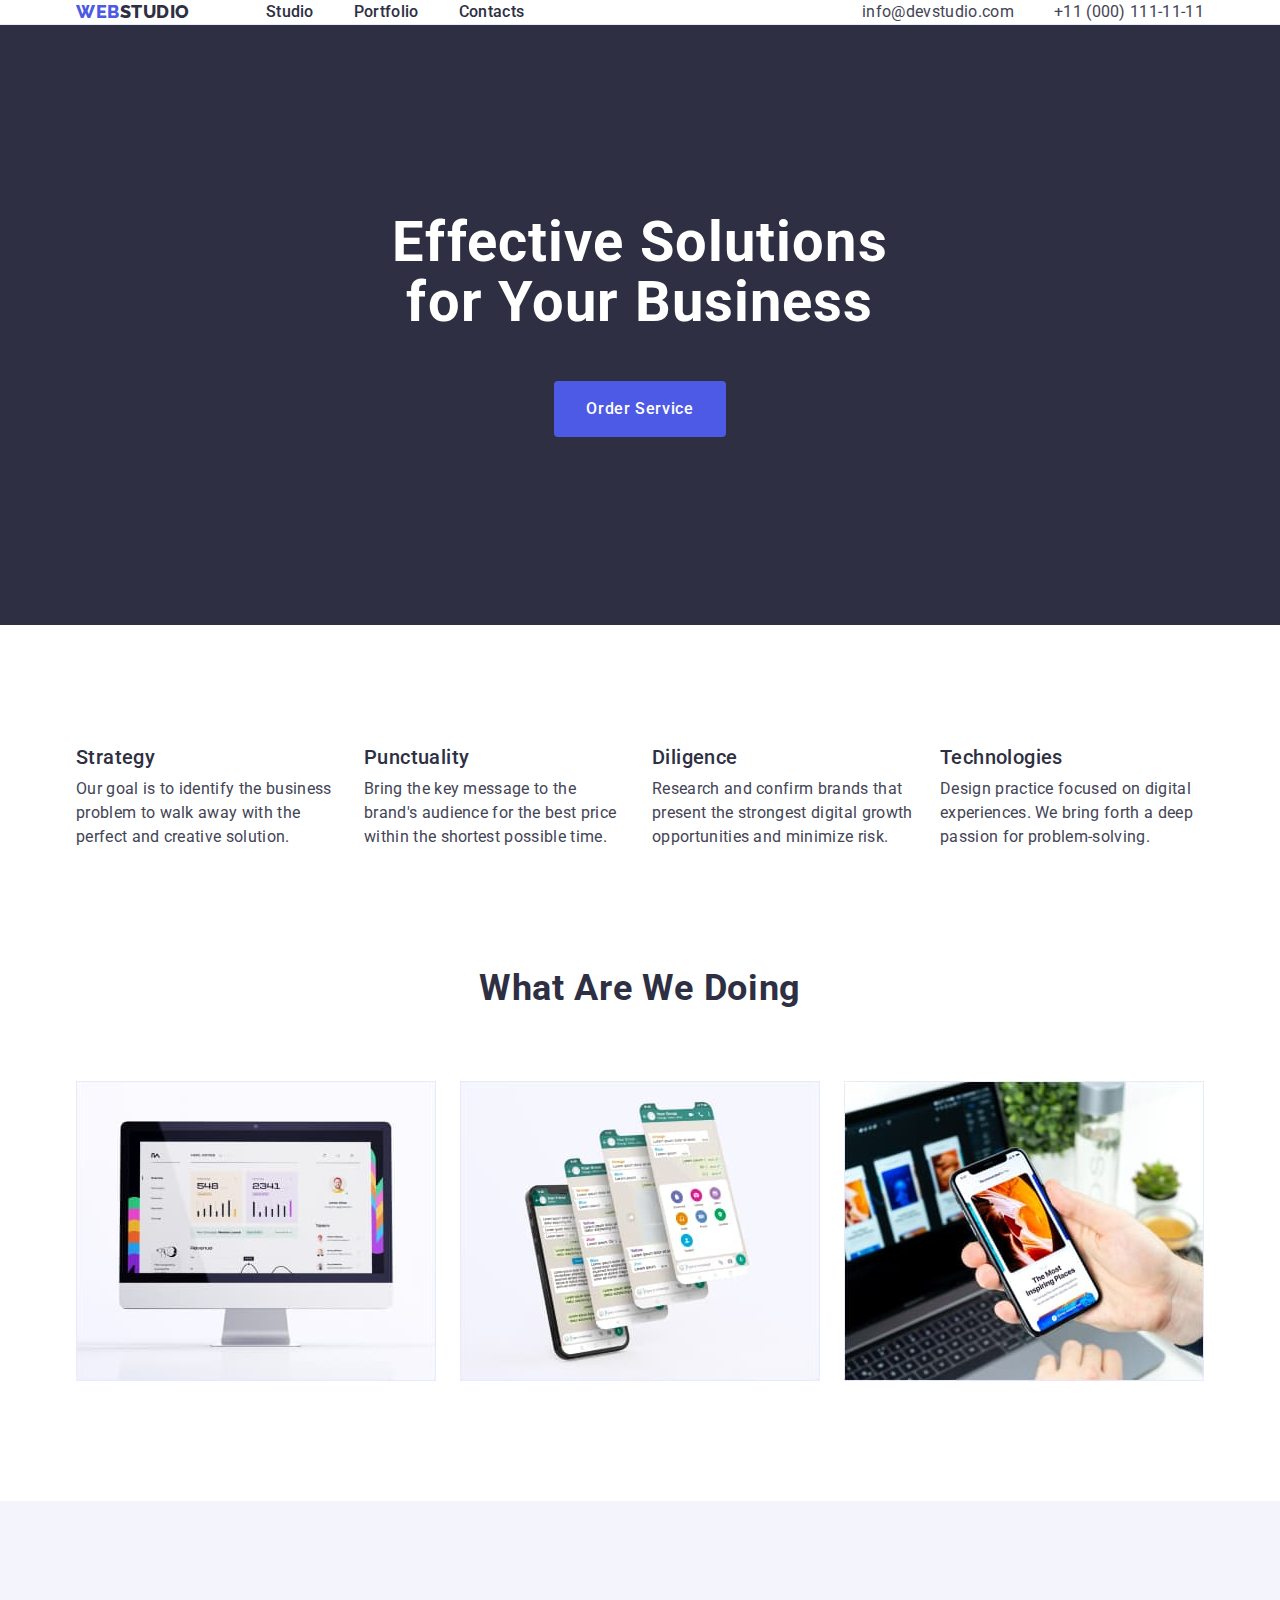
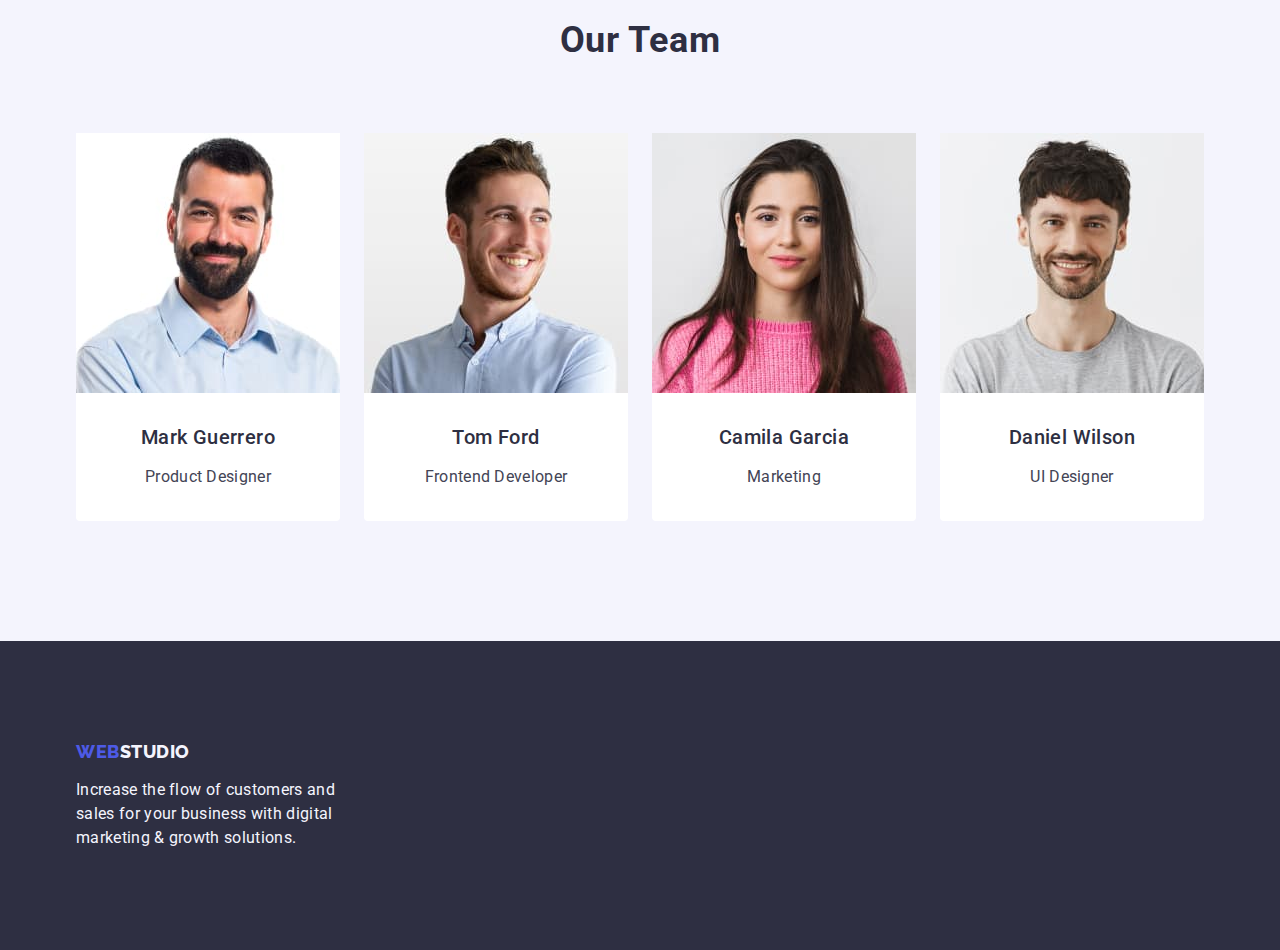
<file: index.html>
<!DOCTYPE html>
<html lang="en">
  <head>
    <meta charset="utf-8" />
    <meta http-equiv="X-UA-Compatible" content="IE=edge" />
    <meta name="viewport" content="width=device-width, initial-scale=1.0" />
    <title>Web Studio</title>
    <link
      rel="stylesheet"
      href="https://cdn.jsdelivr.net/npm/modern-normalize@2.0.0/modern-normalize.min.css"
    />
    <link rel="preconnect" href="https://fonts.googleapis.com" />
    <link rel="preconnect" href="https://fonts.gstatic.com" crossorigin />
    <link
      href="https://fonts.googleapis.com/css2?family=Raleway:wght@800&family=Roboto:wght@400;500;700;900&display=swap"
      rel="stylesheet"
    />
    <link rel="stylesheet" href="./css/styles.css" />
  </head>

  <body>
    <div class="page-container">
      <header class="header">
        <div class="container header-box">
          <nav class="navigation">
            <a class="link logo" href="./index.html"
              >Web<span class="logo-part">Studio</span></a
            >
            <ul class="list nav-list">
              <li>
                <a class="link header-nav" href="./index.html">Studio</a>
              </li>
              <li>
                <a class="link header-nav" href="./portfolio.html">Portfolio</a>
              </li>
              <li><a class="link header-nav" href="">Contacts</a></li>
            </ul>
          </nav>
          <address class="header-contacts">
            <ul class="list contacts-items">
              <li>
                <a class="link" href="mailto:info@devstudio.com"
                  >info@devstudio.com</a
                >
              </li>
              <li>
                <a class="link" href="tel:+110001111111">+11 (000) 111-11-11</a>
              </li>
            </ul>
          </address>
        </div>
      </header>
      <main class="main-content">
        <section class="main-section">
          <div class="container main-section-box">
            <h1 class="main-title">Effective Solutions for Your Business</h1>
            <button class="btn order-btn" type="button">Order Service</button>
          </div>
        </section>

        <section class="advantages-section">
          <div class="container">
            <h2 class="visually-hidden">Our advantages</h2>
            <ul class="list advantages-list">
              <li class="advantage-item">
                <h3 class="title-advantage-list">Strategy</h3>
                <p class="text-advantage-list">
                  Our goal is to identify the business problem to walk away with
                  the perfect and creative solution.
                </p>
              </li>
              <li class="advantage-item">
                <h3 class="title-advantage-list">Punctuality</h3>
                <p class="text-advantage-list">
                  Bring the key message to the brand's audience for the best
                  price within the shortest possible time.
                </p>
              </li>
              <li class="advantage-item">
                <h3 class="title-advantage-list">Diligence</h3>
                <p class="text-advantage-list">
                  Research and confirm brands that present the strongest digital
                  growth opportunities and minimize risk.
                </p>
              </li>
              <li class="advantage-item">
                <h3 class="title-advantage-list">Technologies</h3>
                <p class="text-advantage-list">
                  Design practice focused on digital experiences. We bring forth
                  a deep passion for problem-solving.
                </p>
              </li>
            </ul>
          </div>
        </section>

        <section class="doing-section">
          <div class="container">
            <h2 class="title-section doing-title-section">What are we doing</h2>
            <ul class="list doing-list">
              <li class="doing-item">
                <img
                  src="./images/img1.jpg"
                  width="360"
                  height="300"
                  alt="User page on the monitor"
                />
              </li>
              <li class="doing-item">
                <img
                  src="./images/img2.jpg"
                  width="360"
                  height="300"
                  alt="Four
            messendger's pages on a mobile phone"
                />
              </li>
              <li class="doing-item">
                <img
                  src="./images/img3.jpg"
                  width="360"
                  height="300"
                  alt="Mobile phone in hand"
                />
              </li>
            </ul>
          </div>
        </section>

        <section class="team-section">
          <div class="container">
            <h2 class="title-section">Our Team</h2>
            <ul class="list">
              <li class="team-card">
                <img
                  src="./images/Mark.jpg"
                  width="264"
                  height="260"
                  alt="Mark Guerrero's photo"
                />
                <div class="card-info">
                  <h3 class="team-name">Mark Guerrero</h3>
                  <p class="team-position">Product Designer</p>
                </div>
              </li>
              <li class="team-card">
                <img
                  src="./images/Tom.jpg"
                  width="264"
                  height="260"
                  alt="Tom Ford's photo"
                />
                <div class="card-info">
                  <h3 class="team-name">Tom Ford</h3>
                  <p class="team-position">Frontend Developer</p>
                </div>
              </li>
              <li class="team-card">
                <img
                  src="./images/Camila.jpg"
                  width="264"
                  height="260"
                  alt="Camila Garcia's photo"
                />
                <div class="card-info">
                  <h3 class="team-name">Camila Garcia</h3>
                  <p class="team-position">Marketing</p>
                </div>
              </li>
              <li class="team-card">
                <img
                  src="./images/Daniel.jpg"
                  width="264"
                  height="260"
                  alt="Daniel Wilson's photo"
                />
                <div class="card-info">
                  <h3 class="team-name">Daniel Wilson</h3>
                  <p class="team-position">UI Designer</p>
                </div>
              </li>
            </ul>
          </div>
        </section>
      </main>
      <footer class="footer">
        <div class="container">
          <a class="link logo" href="./index.html"
            >Web<span class="logo-part-footer">Studio</span></a
          >
          <p class="footer-paragraph">
            Increase the flow of customers and sales for your business with
            digital marketing & growth solutions.
          </p>
        </div>
      </footer>
    </div>
  </body>
</html>
</file>
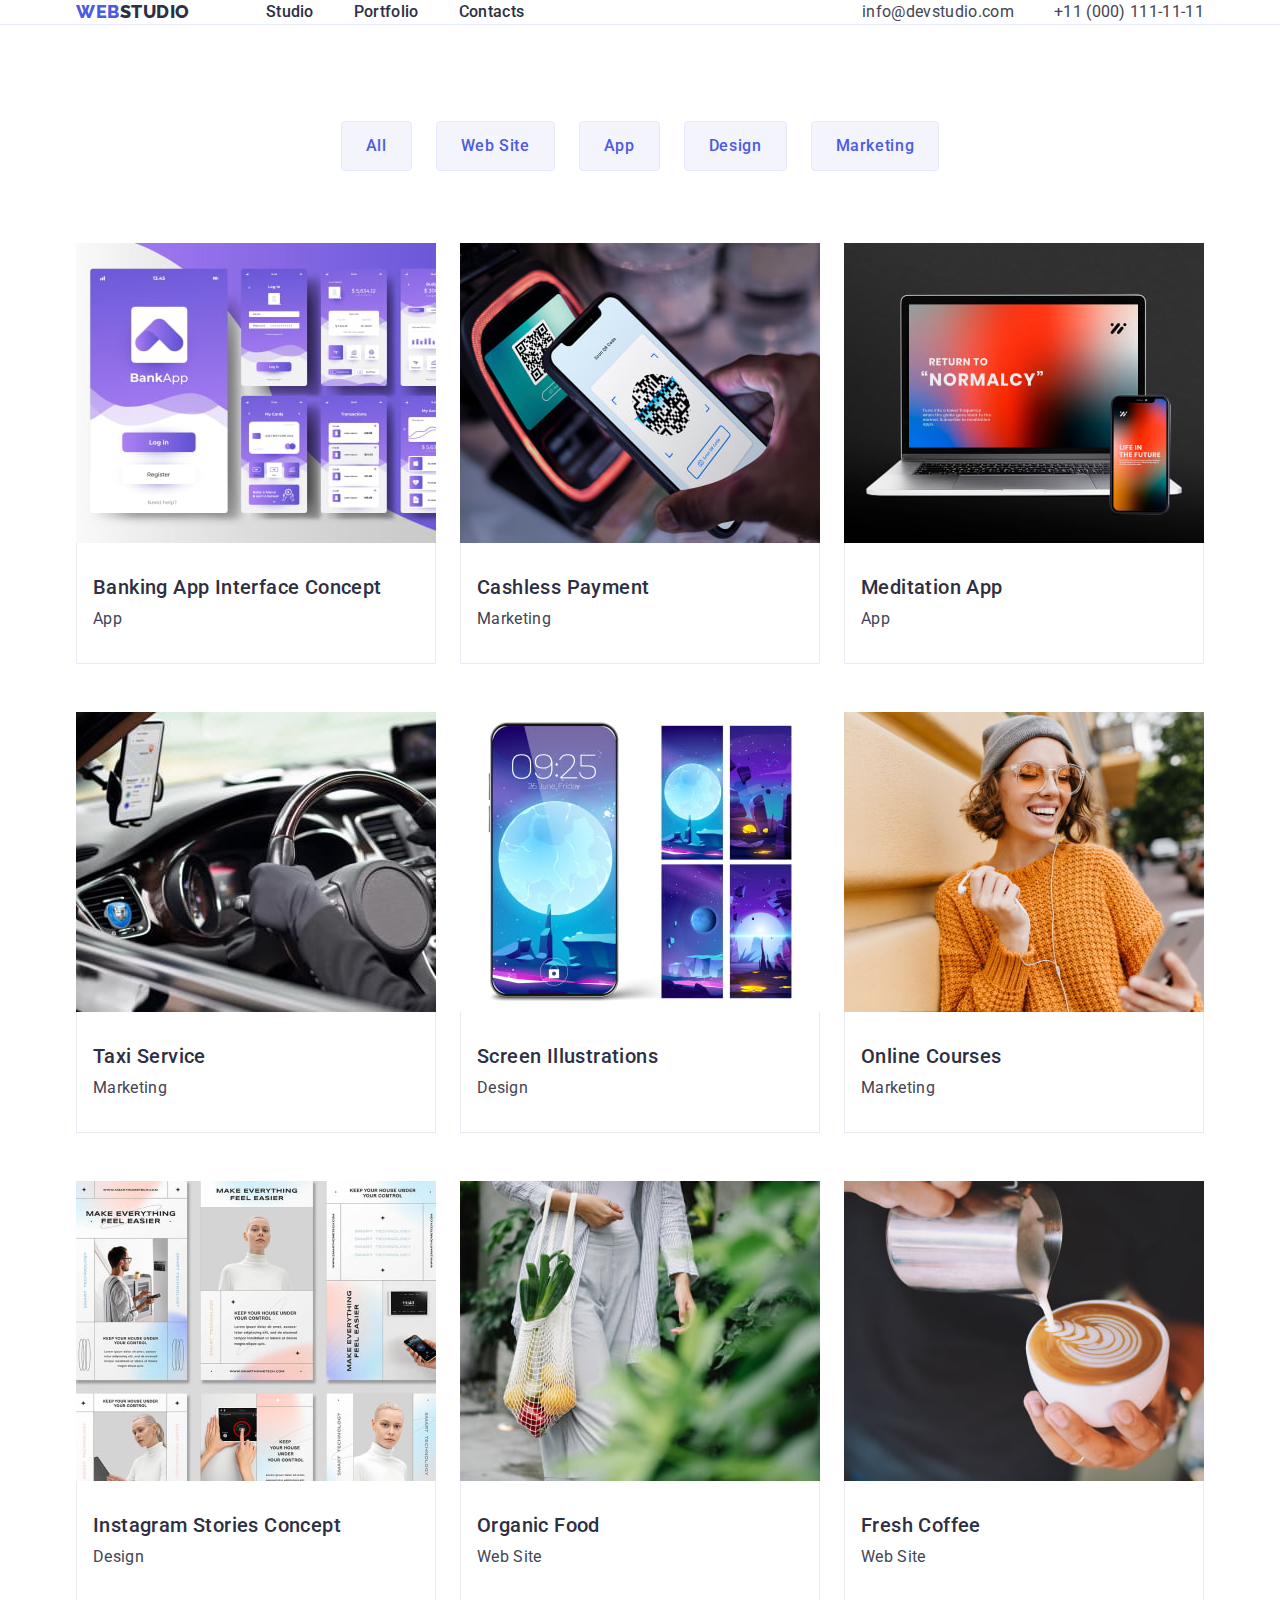
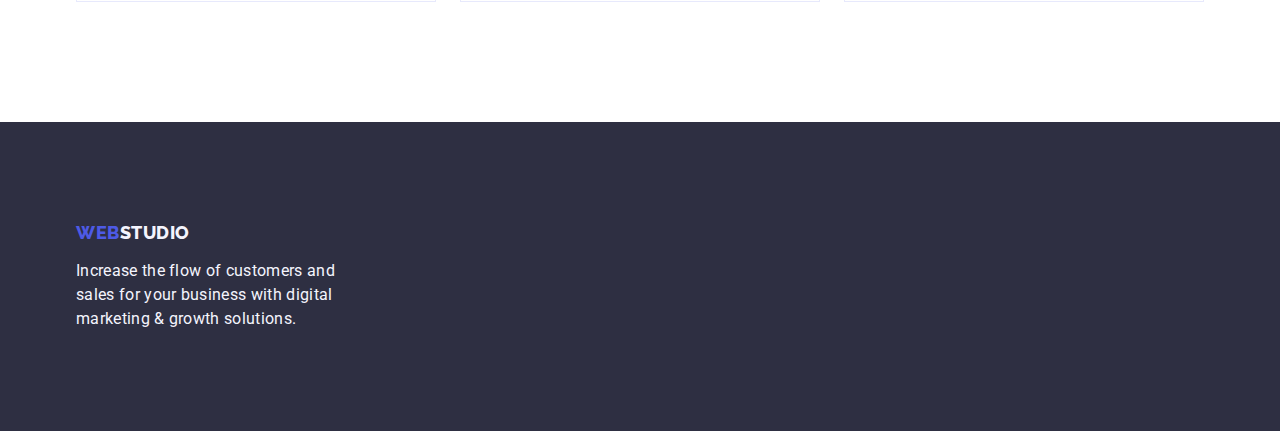
<file: portfolio.html>
<!DOCTYPE html>
<html lang="en">
  <head>
    <meta charset="UTF-8" />
    <meta http-equiv="X-UA-Compatible" content="IE=edge" />
    <meta name="viewport" content="width=device-width, initial-scale=1.0" />
    <title>Portfolio</title>
    <link
      rel="stylesheet"
      href="https://cdn.jsdelivr.net/npm/modern-normalize@2.0.0/modern-normalize.min.css"
    />
    <link rel="preconnect" href="https://fonts.googleapis.com" />
    <link rel="preconnect" href="https://fonts.gstatic.com" crossorigin />
    <link
      href="https://fonts.googleapis.com/css2?family=Raleway:wght@800&family=Roboto:wght@400;500;700;900&display=swap"
      rel="stylesheet"
    />
    <link rel="stylesheet" href="./css/styles.css" />
  </head>
  <body>
    <div class="page-container">
      <header class="header">
        <div class="container header-box">
          <nav class="navigation">
            <a class="link logo" href="./index.html"
              >Web<span class="logo-part">Studio</span></a
            >
            <ul class="list nav-list">
              <li><a class="link header-nav" href="./index.html">Studio</a></li>
              <li>
                <a class="link header-nav" href="./portfolio.html">Portfolio</a>
              </li>
              <li><a class="link header-nav" href="">Contacts</a></li>
            </ul>
          </nav>
          <address class="header-contacts">
            <ul class="list contacts-items">
              <li>
                <a class="link" href="mailto:info@devstudio.com"
                  >info@devstudio.com</a
                >
              </li>
              <li>
                <a class="link" href="tel:+110001111111">+11 (000) 111-11-11</a>
              </li>
            </ul>
          </address>
        </div>
      </header>

      <main class="main-content">
        <!--Examples of work section-->
        <section class="portfolio-section">
          <div class="container">
            <h1 class="visually-hidden">Portfolio</h1>
            <ul class="list portfolio-btn-list">
              <li>
                <button class="btn portfolio-btn" type="button">All</button>
              </li>
              <li>
                <button class="btn portfolio-btn" type="button">
                  Web Site
                </button>
              </li>
              <li>
                <button class="btn portfolio-btn" type="button">App</button>
              </li>
              <li>
                <button class="btn portfolio-btn" type="button">Design</button>
              </li>
              <li>
                <button class="btn portfolio-btn" type="button">
                  Marketing
                </button>
              </li>
            </ul>

            <ul class="list work-cards-list">
              <li class="work-card">
                <a class="link" href="">
                  <img
                    src="./images/portfolio/pages-of-add.jpg"
                    alt="Half purple and half white pages of the BankAdd"
                    width="360"
                    height="300"
                  />
                  <div class="work-card-info">
                    <h2 class="img-title">Banking App Interface Concept</h2>
                    <p class="img-text">App</p>
                  </div>
                </a>
              </li>
              <li class="work-card">
                <a class="link" href="">
                  <img
                    src="./images/portfolio/qrcode-phone.jpg"
                    alt="The mobile phone reads the qrcode from another device"
                    width="360"
                    height="300"
                  />
                  <div class="work-card-info">
                    <h2 class="img-title">Cashless Payment</h2>
                    <p class="img-text">Marketing</p>
                  </div>
                </a>
              </li>
              <li class="work-card">
                <a class="link" href="">
                  <img
                    src="./images/portfolio/laptop.jpg"
                    alt="The mobile phone and the laptop have same color screen"
                    width="360"
                    height="300"
                  />
                  <div class="work-card-info">
                    <h2 class="img-title">Meditation App</h2>
                    <p class="img-text">App</p>
                  </div>
                </a>
              </li>
              <li class="work-card">
                <a class="link" href="">
                  <img
                    src="./images/portfolio/car.jpg"
                    alt="A hand in a black glove on the steering wheel"
                    width="360"
                    height="300"
                  />
                  <div class="work-card-info">
                    <h2 class="img-title">Taxi Service</h2>
                    <p class="img-text">Marketing</p>
                  </div>
                </a>
              </li>
              <li class="work-card">
                <a class="link" href="">
                  <img
                    src="./images/portfolio/moon-in-the-phone.jpg"
                    alt="Five screens of mobile phone with the image of the Moon"
                    width="360"
                    height="300"
                  />
                  <div class="work-card-info">
                    <h2 class="img-title">Screen Illustrations</h2>
                    <p class="img-text">Design</p>
                  </div>
                </a>
              </li>
              <li class="work-card">
                <a class="link" href="">
                  <img
                    src="./images/portfolio/lady-in-orange.jpg"
                    alt="A girl in an orange sweater, a cap and glasses with a phone in her hand"
                    width="360"
                    height="300"
                  />
                  <div class="work-card-info">
                    <h2 class="img-title">Online Courses</h2>
                    <p class="img-text">Marketing</p>
                  </div>
                </a>
              </li>
              <li class="work-card">
                <a class="link" href="">
                  <img
                    src="./images/portfolio/collage.jpg"
                    alt="Six instagram pages with photos and text posts"
                    width="360"
                    height="300"
                  />
                  <div class="work-card-info">
                    <h2 class="img-title">Instagram Stories Concept</h2>
                    <p class="img-text">Design</p>
                  </div>
                </a>
              </li>
              <li class="work-card">
                <a class="link" href="">
                  <img
                    src="./images/portfolio/bag.jpg"
                    alt="A woman carries a bag with vegetables and fruits"
                    width="360"
                    height="300"
                  />
                  <div class="work-card-info">
                    <h2 class="img-title">Organic Food</h2>
                    <p class="img-text">Web Site</p>
                  </div>
                </a>
              </li>
              <li class="work-card">
                <a class="link" href="">
                  <img
                    src="./images/portfolio/coffee.jpg"
                    alt="Сoffee in a white cup with petals painted on the foam"
                    width="360"
                    height="300"
                  />
                  <div class="work-card-info">
                    <h2 class="img-title">Fresh Coffee</h2>
                    <p class="img-text">Web Site</p>
                  </div>
                </a>
              </li>
            </ul>
          </div>
        </section>
      </main>
      <footer class="footer">
        <div class="container">
          <a class="link logo" href="./index.html"
            >Web<span class="logo-part-footer">Studio</span></a
          >
          <p class="footer-paragraph">
            Increase the flow of customers and sales for your business with
            digital marketing & growth solutions.
          </p>
        </div>
      </footer>
    </div>
  </body>
</html>
</file>
<file: css/styles.css>
:root {
    --light-main-color: #FFFFFF;
    --light-accent-color: #F4F4FD;
    --border-color:#E7E9FC;
    --text-color:#2e2f42;
    --paragraf-color:#434455;
    --link-hover-color:#404BBF;
}
body{
    font-family: "Roboto", sans-serif;
    font-style: normal;
    color: var(--paragraf-color);
    background-color: var(--light-main-color);
}

h1, h2, h3, h4, h5, h6, p{
    margin: 0;
}

ul, ol{
    margin: 0;
    padding: 0;
}
img{
    display: block;
}

.link{
    text-decoration: none;
}

.list{
    list-style: none;
}

.btn{
    font-family: inherit;
    cursor: pointer;
}
.visually-hidden {
    position: absolute;
    width: 1px;
    height: 1px;
    margin: -1px;
    border: 0;
    padding: 0;

    white-space: nowrap;
    clip-path: inset(100%);
    clip: rect(0 0 0 0);
    overflow: hidden;
}
.page-container{
    min-height: 100vh;
    display: flex;
    flex-direction: column;
}

.main-content{
    flex-grow: 1;
}

.container{
    width: 1158px;
    margin: 0 auto;
    padding-left: 15px;
    padding-right: 15px;
    
}

.header {
    border-bottom: 1px solid var(--border-color);
}
.header-box {
    display: flex;
    justify-content: space-between;
    align-items: center;
}
.navigation {
    display: flex;
    align-items: center;
}
.logo{
    font-family: "Raleway", sans-serif;
    font-style: normal;
    font-weight: 800;
    font-size: 18px;
    line-height: 1.17;
    letter-spacing: 0.03em;
    text-transform: uppercase;
    color: #4D5AE5;
    margin-right: 76px;
}

.logo-part {
    color: var(--text-color);
}

.nav-list{
    display: flex;
    align-items: center;
    gap: 40px;
}
.header-nav{
    font-weight: 500;
    font-size: 16px;
    line-height: 1.5;
    letter-spacing: 0.02em;
    color:var(--text-color);
    padding: 24px 0;
}

.header-nav:hover,
.header-nav:focus{
    color: var(--link-hover-color);
}
.header-contacts{
    font-style: normal;
}
.header-contacts .link{
    font-weight: 400;
    font-size: 16px;
    line-height: 1.5;
    letter-spacing: 0.02em;
    color: var(--paragraf-color); 
}

.header-contacts .link:hover,
.header-contacts .link:focus{
    color: var(--link-hover-color);
}

.contacts-items{
    display: flex;
    align-items: center;
    gap: 40px;
}

.main-section{
    background-color: #2E2F42;
    padding-top: 188px;
    padding-bottom: 188px;
}

.main-title{
    font-weight: 700;
    font-size: 56px;
    line-height: 1.07;
    text-align: center;
    color: var(--light-main-color);
    letter-spacing: 0.02em;
    max-width: 496px;
    margin: auto;
    padding-bottom: 48px;
}

.order-btn{
    background: #4D5AE5;
    min-width: 169px;
    height: 56px;
    font-weight: 500;
    font-size: 16px;
    line-height: 1.5;
    letter-spacing: 0.04em;
    text-align: center;
    justify-content: center;
    color: var(--light-main-color);
    border: none;
    border-radius: 4px;
    align-items: flex-start;
    padding: 16px 32px;
    gap: 10px;
    display: block;
    margin: 0 auto;
}

.order-btn:hover,
.order-btn:focus{
    background: var(--link-hover-color);
}

.advantages-section{
    padding: 120px 0;
}

.advantages-list{
    display: flex;
    gap: 24px;
}
.advantage-item{
    width: calc((100% - 24px * 3) / 4);
}

.title-advantage-list{
    font-weight: 500;
    font-size: 20px;
    line-height: 1.2;
    letter-spacing: 0.02em;
    color:var(--text-color);
    margin-bottom: 8px;
}

.text-advantage-list{
    font-weight: 400;
    font-size: 16px;
    line-height: 1.5;
    letter-spacing: 0.02em;
    
}
.doing-section{
    padding-bottom: 120px;
}
.title-section{
    font-weight: 700;
    font-size: 36px;
    line-height: 1.11;
    text-align: center;
    letter-spacing: 0.02em;
    text-transform: capitalize;
    color:var(--text-color);
    margin: auto;
    margin-bottom: 72px;
}

.doing-list{
    display: flex;
    gap: 24px;
}
.doing-item{
    width: calc((100% - 2 * 24px)/3);
}

.team-section{
    background-color: var(--light-accent-color);
    padding-top: 120px;
    padding-bottom: 120px;
}
.team-section .title-section{
    width: 164px;
}
.team-section .list{
    display: flex;
    gap: 24px;
}

.team-card{
    background-color: var(--light-main-color);
    width: calc((100% - 24px * 3) / 4);
    border-radius: 0px 0px 4px 4px;
}

.card-info{
   display: flex;
    flex-direction: column;
    justify-content: center;
    align-items: center;
    gap: 8px;
    padding: 32px 16px;
}
.team-name{
    font-weight: 500;
    font-size: 20px;
    line-height: 1.2;
    text-align: center;
    color:var(--text-color);
    letter-spacing: 0.02em;
    margin-bottom: 8px;
}

.team-position{
    font-weight: 400;
    font-size: 16px;
    line-height: 1.5;
    text-align: center;
    letter-spacing: 0.02em;
}

.footer{
    background: #2E2F42;
    padding-top: 100px;
    padding-bottom: 100px;
}

.footer .logo{
    display: inline-block;
    margin-bottom: 16px;
}

.footer-paragraph{
    font-weight: 400;
    font-size: 16px;
    line-height: 1.5;
    letter-spacing: 0.02em;
    color: var(--light-accent-color);
    max-width: 264px;
}

.logo-part-footer{
   color: var(--light-accent-color);
}

.portfolio-section{
    padding-top: 96px;
    padding-bottom: 120px;
}
.portfolio-btn-list{
    display: flex;
    justify-content: center;
    align-items: center;
    gap: 24px;
    margin-bottom: 72px;
}

.portfolio-btn{
    background: var(--light-accent-color);
    font-weight: 500;
    font-size: 16px;
    line-height: 1.5;
    text-align: center;
    letter-spacing: 0.04em;
    color: #4D5AE5;
    padding: 12px 24px;
    border: 1px solid var(--border-color);
    border-radius: 4px;
}

.portfolio-btn:hover,
.portfolio-btn:focus{
    background: var(--link-hover-color);
    color: var(--light-main-color);
    border: 1px solid transparent;
}

.work-cards-list{
    display: flex;
    flex-wrap: wrap;
    row-gap: 48px;
    column-gap: 24px;
}

.work-card{
    width: calc((100% - 2 * 24px) / 3);
}

.work-card-info{
    padding: 32px 16px;
    border-right: 1px solid var(--border-color);
    border-bottom: 1px solid var(--border-color);
    border-left: 1px solid var(--border-color);
}
.img-title{
    font-weight: 500;
    font-size: 20px;
    line-height: 1.2;
    letter-spacing: 0.02em;
    color:var(--text-color);
    margin-bottom: 8px;
}

.img-text{
    font-weight: 400;
    font-size: 16px;
    line-height: 1.5;
    letter-spacing: 0.02em;
    color: var(--paragraf-color);
}
</file>
